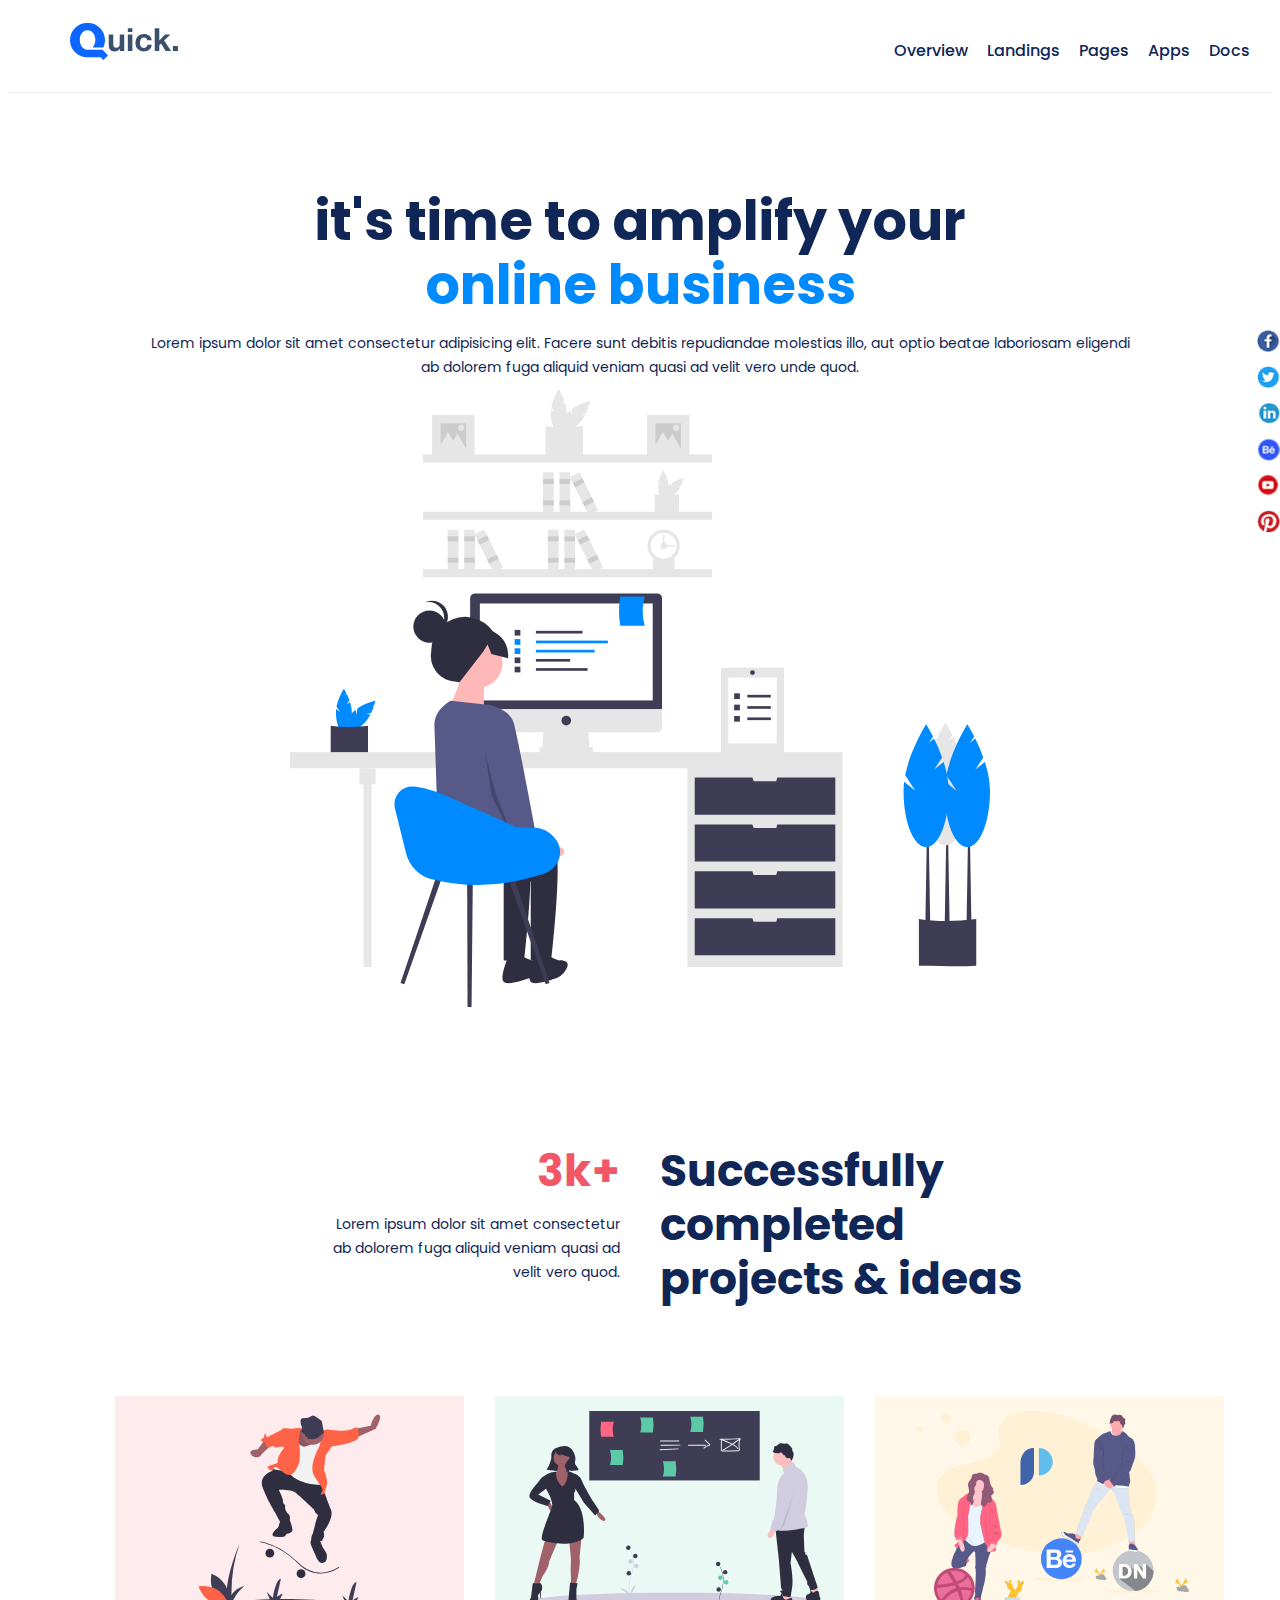
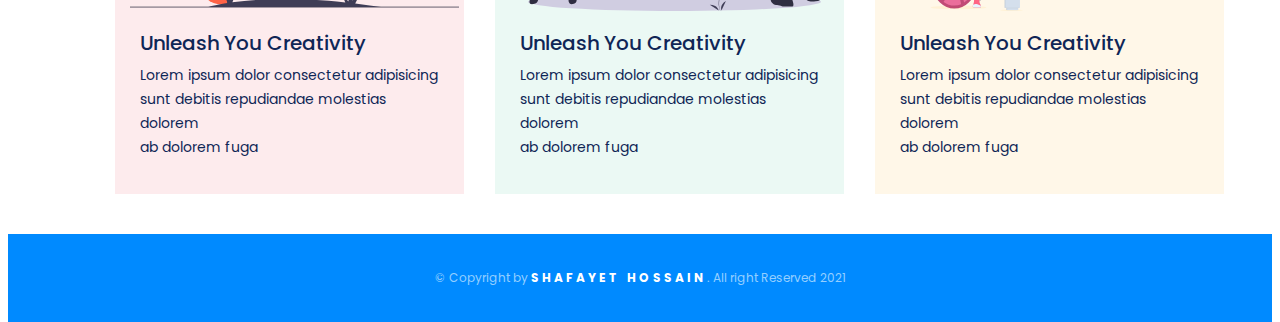
<file: index.html>
<!DOCTYPE html>
<html lang="en">
<head>
	<meta charset="UTF-8">
	<meta name="viewport" content="width=device-width, initial-scale=1.0">
	<link rel="stylesheet" href="css/style.css">
	<link href="https://fonts.googleapis.com/css2?family=Poppins:wght@100;200;300;400;500;600;700;800;900&display=swap" rel="stylesheet">
	<title>Quick | Home</title>
</head>
<body>
	<!-- Header Section Start -->
	<header class="header">
		<div class="container">
			<div class="row">
				<div class="col-6">
					<a href="index.html"> <img src="images/logo.svg" alt="">  </a>
				</div>
				<div class="col-6">
					<ul class="menu">
						<li><a href="index.html">overview</a> </li>
						<li><a href="#">Landings</a> </li>
						<li><a href="#">Pages</a> </li>
						<li><a href="#">Apps</a> </li>
						<li><a href="#">Docs</a> </li>
					</ul>
				
				</div>
			</div>
		</div>
	</header>
	<!-- Header Section End -->

	<!-- Business Section Start -->
		<section class="online-business">
			<div class="container">
				<div class="row">
					<div class="col-12">
						<h1>it's time to amplify your <br><span>online business</span> </h1>
						<p>Lorem ipsum dolor sit amet consectetur adipisicing elit. Facere sunt debitis repudiandae molestias illo, aut optio beatae laboriosam eligendi <br> ab dolorem fuga aliquid veniam quasi ad velit vero unde quod.</p>
						<img src="images/illustration-1.svg" alt="" width="700px">
						
					</div>
				</div>
					<div class="sharebutton">
						<a href="https://www.facebook.com/smshafayet/"><img src="images/facebook share button.png" alt="" class="fbs"></a>
						<a href="#"><img src="images/twitter share button.png" alt="" class="tws"></a>
						<a href="#"><img src="images/linkedin share button.png" alt="" class="lis"></a>
						<a href="#"><img src="images/behance share button.png" alt="" class="bes"></a>
						<a href="#"><img src="images/youtube share button.png" alt="" class="yts"></a>
						<a href="#"><img src="images/pinterest share button.png" alt="" class="pis"></a>
					</div>
			</div>
		</section>

	<!-- Business Section End -->

	<!-- Project Section Start -->

		<section class="project-secton">
			<div class="container">
				<div class="row">
					<div class="col-6">
						<h1 class="title">3k+</h1>
						<p class="description">Lorem ipsum dolor sit amet consectetur   <br> ab dolorem fuga aliquid veniam quasi ad <br>velit vero  quod.</p>						
					</div>
					<div class="col-6">
						<h1 class="title2" >Successfully <br>completed <br>projects & ideas </h1>
					</div>
				</div>
			</div>
		</section>

	<!-- Project Section End -->

	<!-- Creativity Section Start -->
		<section class="creativity-secton">
			<div class="container">
				<div class="row">
						<div class="col-4">
							<div class="inner-creativity">
								<div class="inner-creativity first">
									<img src="images/illustration-5.svg" alt="">
									<h4>unleash you creativity</h4>
									<p>Lorem ipsum dolor consectetur adipisicing   <br>sunt debitis repudiandae molestias dolorem<br> ab dolorem fuga</p>
								</div>
							</div>

						</div>
						<div class="col-4">
							<div class="inner-creativity">
								<div class="inner-creativity second">
									<img src="images/illustration-6.svg" alt="">
									<h4>unleash you creativity</h4>
									<p>Lorem ipsum dolor consectetur adipisicing   <br>sunt debitis repudiandae molestias dolorem<br> ab dolorem fuga</p>
								</div>
							</div>

						</div>
						<div class="col-4">
							<div class="inner-creativity">
								<div class="inner-creativity third">
									<img src="images/illustration-7.svg" alt="">
									<h4>unleash you creativity</h4>
									<p>Lorem ipsum dolor consectetur adipisicing   <br>sunt debitis repudiandae molestias dolorem<br> ab dolorem fuga</p>
								</div>
							</div>

						</div>
				</div>
			</div>
		</section> 

	<!-- Creativity Section End -->

	<!-- Footer Section Start -->
		<section class="footer-secton">
			<div class="container">
				<div class="row">
					<div class="col-12">
						<p> &copy; Copyright by <a href="#">shafayet hossain</a>. All right Reserved 2021</p>						
					</div>
				</div>
			</div>
		</section>	

	<!-- Footer Section End -->

</body>
</html>
</file>
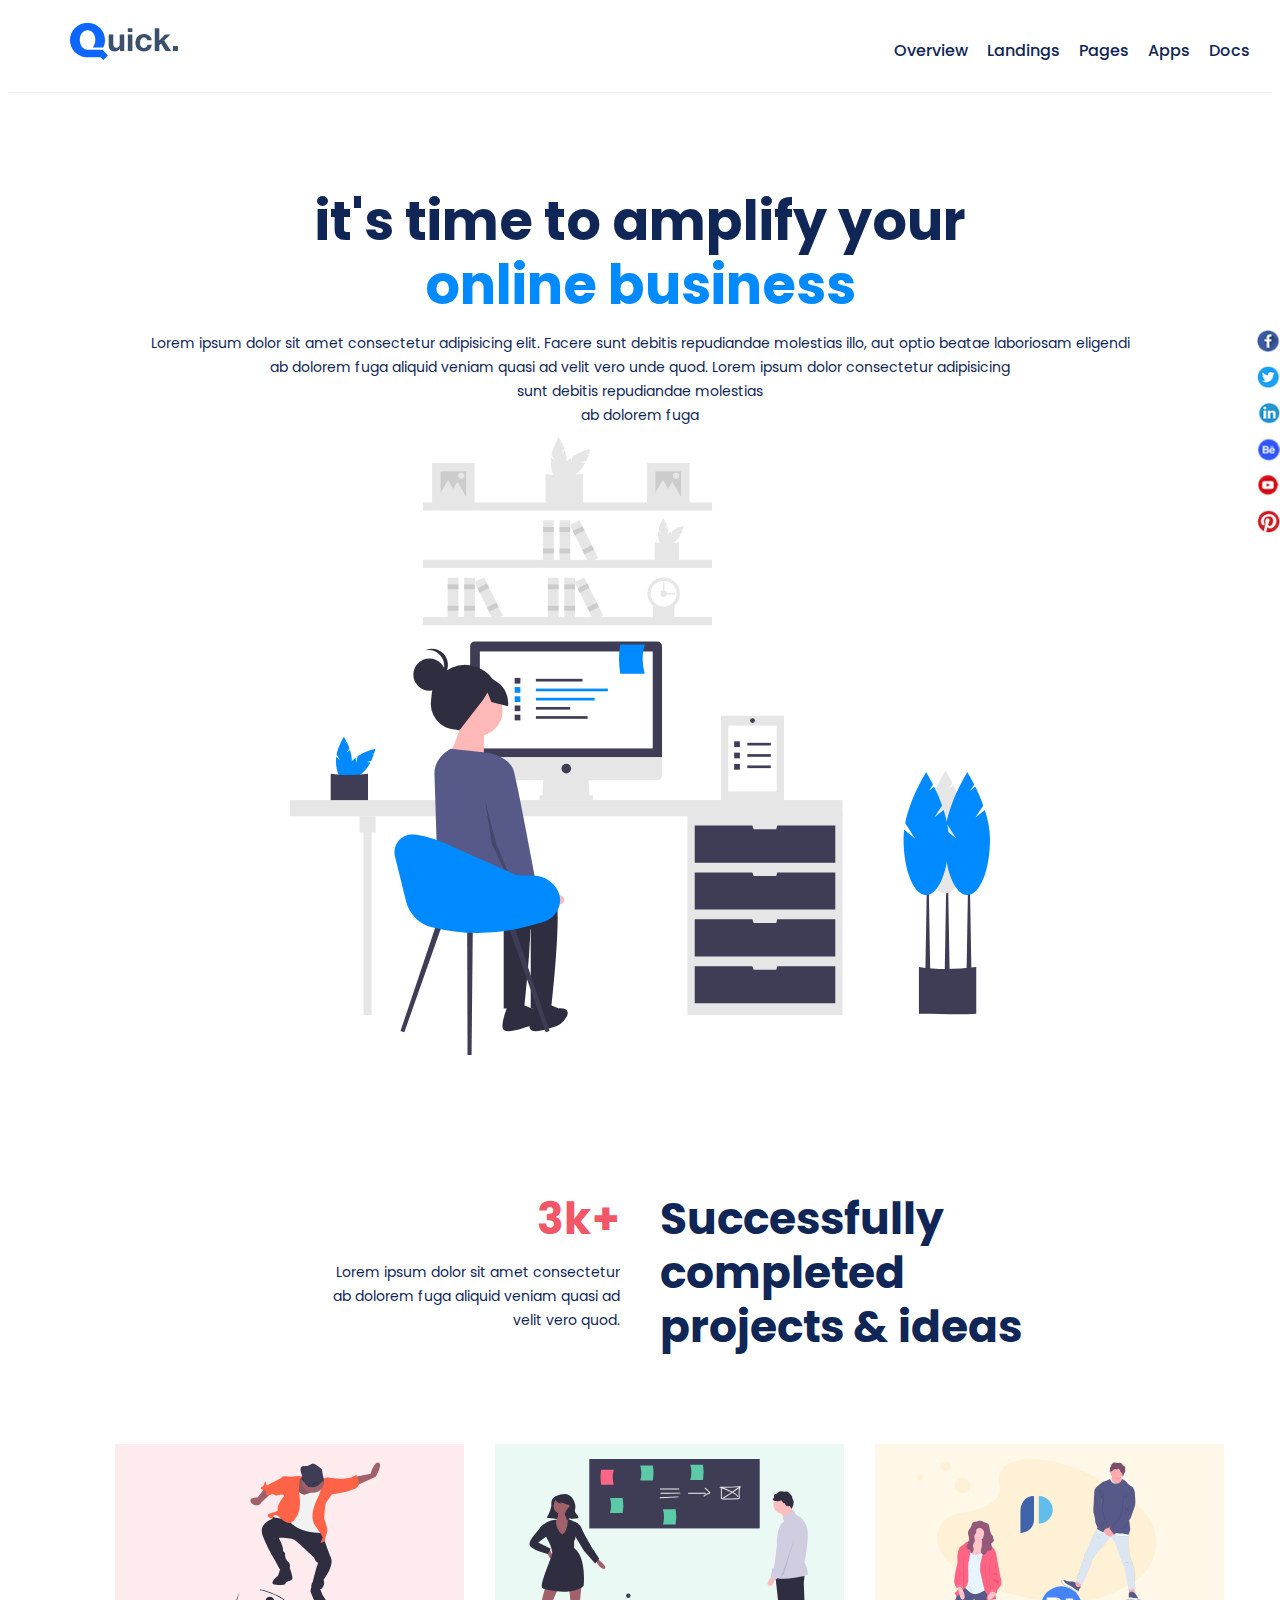
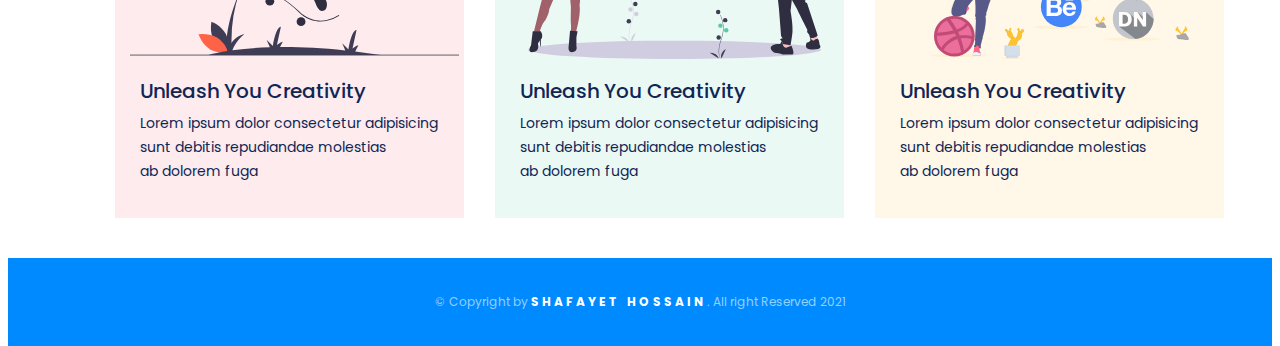
<file: apps.html>
<!DOCTYPE html>
<html lang="en">
<head>
	<meta charset="UTF-8">
	<meta name="viewport" content="width=device-width, initial-scale=1.0">
	<link rel="stylesheet" href="css/style.css">
	<link href="https://fonts.googleapis.com/css2?family=Poppins:wght@100;200;300;400;500;600;700;800;900&display=swap" rel="stylesheet">
	<title>Quick | Home</title>
</head>
<body>
	<!-- Header Section Start -->
	<header class="header">
		<div class="container">
			<div class="row">
				<div class="col-6">
					<a href="index.html"> <img src="images/logo.svg" alt="">  </a>
				</div>
				<div class="col-6">
					<ul class="menu">
						<li><a href="index.html">overview</a> </li>
						<li><a href="landings.html">Landings</a> </li>
						<li><a href="pages.html">Pages</a> </li>
						<li><a href="apps.html">Apps</a> </li>
						<li><a href="docs.html">Docs</a> </li>
					</ul>
				
				</div>
			</div>
		</div>
	</header>
	<!-- Header Section End -->

	<!-- Business Section Start -->
		<section class="online-business">
			<div class="container">
				<div class="row">
					<div class="col-12">
						<h1>it's time to amplify your <br><span>online business</span> </h1>
						<p>Lorem ipsum dolor sit amet consectetur adipisicing elit. Facere sunt debitis repudiandae molestias illo, aut optio beatae laboriosam eligendi <br> ab dolorem fuga aliquid veniam quasi ad velit vero unde quod. Lorem ipsum dolor consectetur adipisicing   <br>sunt debitis repudiandae molestias <br> ab dolorem fuga</p>
						<img src="images/illustration-1.svg" alt="" width="700px">
						
					</div>
				</div>
					<div class="sharebutton">
						<a href="https://www.facebook.com/smshafayet/"><img src="images/facebook share button.png" alt="" class="fbs"></a>
						<a href="#"><img src="images/twitter share button.png" alt="" class="tws"></a>
						<a href="#"><img src="images/linkedin share button.png" alt="" class="lis"></a>
						<a href="#"><img src="images/behance share button.png" alt="" class="bes"></a>
						<a href="#"><img src="images/youtube share button.png" alt="" class="yts"></a>
						<a href="#"><img src="images/pinterest share button.png" alt="" class="pis"></a>
					</div>
			</div>
		</section>

	<!-- Business Section End -->

	<!-- Project Section Start -->

		<section class="project-secton">
			<div class="container">
				<div class="row">
					<div class="col-6">
						<h1 class="title">3k+</h1>
						<p class="description">Lorem ipsum dolor sit amet consectetur   <br> ab dolorem fuga aliquid veniam quasi ad <br>velit vero  quod.</p>						
					</div>
					<div class="col-6">
						<h1 class="title2" >Successfully <br>completed <br>projects & ideas </h1>
					</div>
				</div>
			</div>
		</section>

	<!-- Project Section End -->

	<!-- Creativity Section Start -->
		<section class="creativity-secton">
			<div class="container">
				<div class="row">
						<div class="col-4">
							<div class="inner-creativity">
								<div class="inner-creativity first">
									<img src="images/illustration-5.svg" alt="">
									<h4>unleash you creativity</h4>
									<p>Lorem ipsum dolor consectetur adipisicing   <br>sunt debitis repudiandae molestias <br> ab dolorem fuga</p>
								</div>
							</div>

						</div>
						<div class="col-4">
							<div class="inner-creativity">
								<div class="inner-creativity second">
									<img src="images/illustration-6.svg" alt="">
									<h4>unleash you creativity</h4>
									<p>Lorem ipsum dolor consectetur adipisicing   <br>sunt debitis repudiandae molestias <br> ab dolorem fuga</p>
								</div>
							</div>

						</div>
						<div class="col-4">
							<div class="inner-creativity">
								<div class="inner-creativity third">
									<img src="images/illustration-7.svg" alt="">
									<h4>unleash you creativity</h4>
									<p>Lorem ipsum dolor consectetur adipisicing   <br>sunt debitis repudiandae molestias <br> ab dolorem fuga</p>
								</div>
							</div>

						</div>
				</div>
			</div>
		</section> 

	<!-- Creativity Section End -->

	<!-- Footer Section Start -->
		<section class="footer-secton">
			<div class="container">
				<div class="row">
					<div class="col-12">
						<p> &copy; Copyright by <a href="#">shafayet hossain</a>. All right Reserved 2021</p>						
					</div>
				</div>
			</div>
		</section>	

	<!-- Footer Section End -->

</body>
</html>
</file>
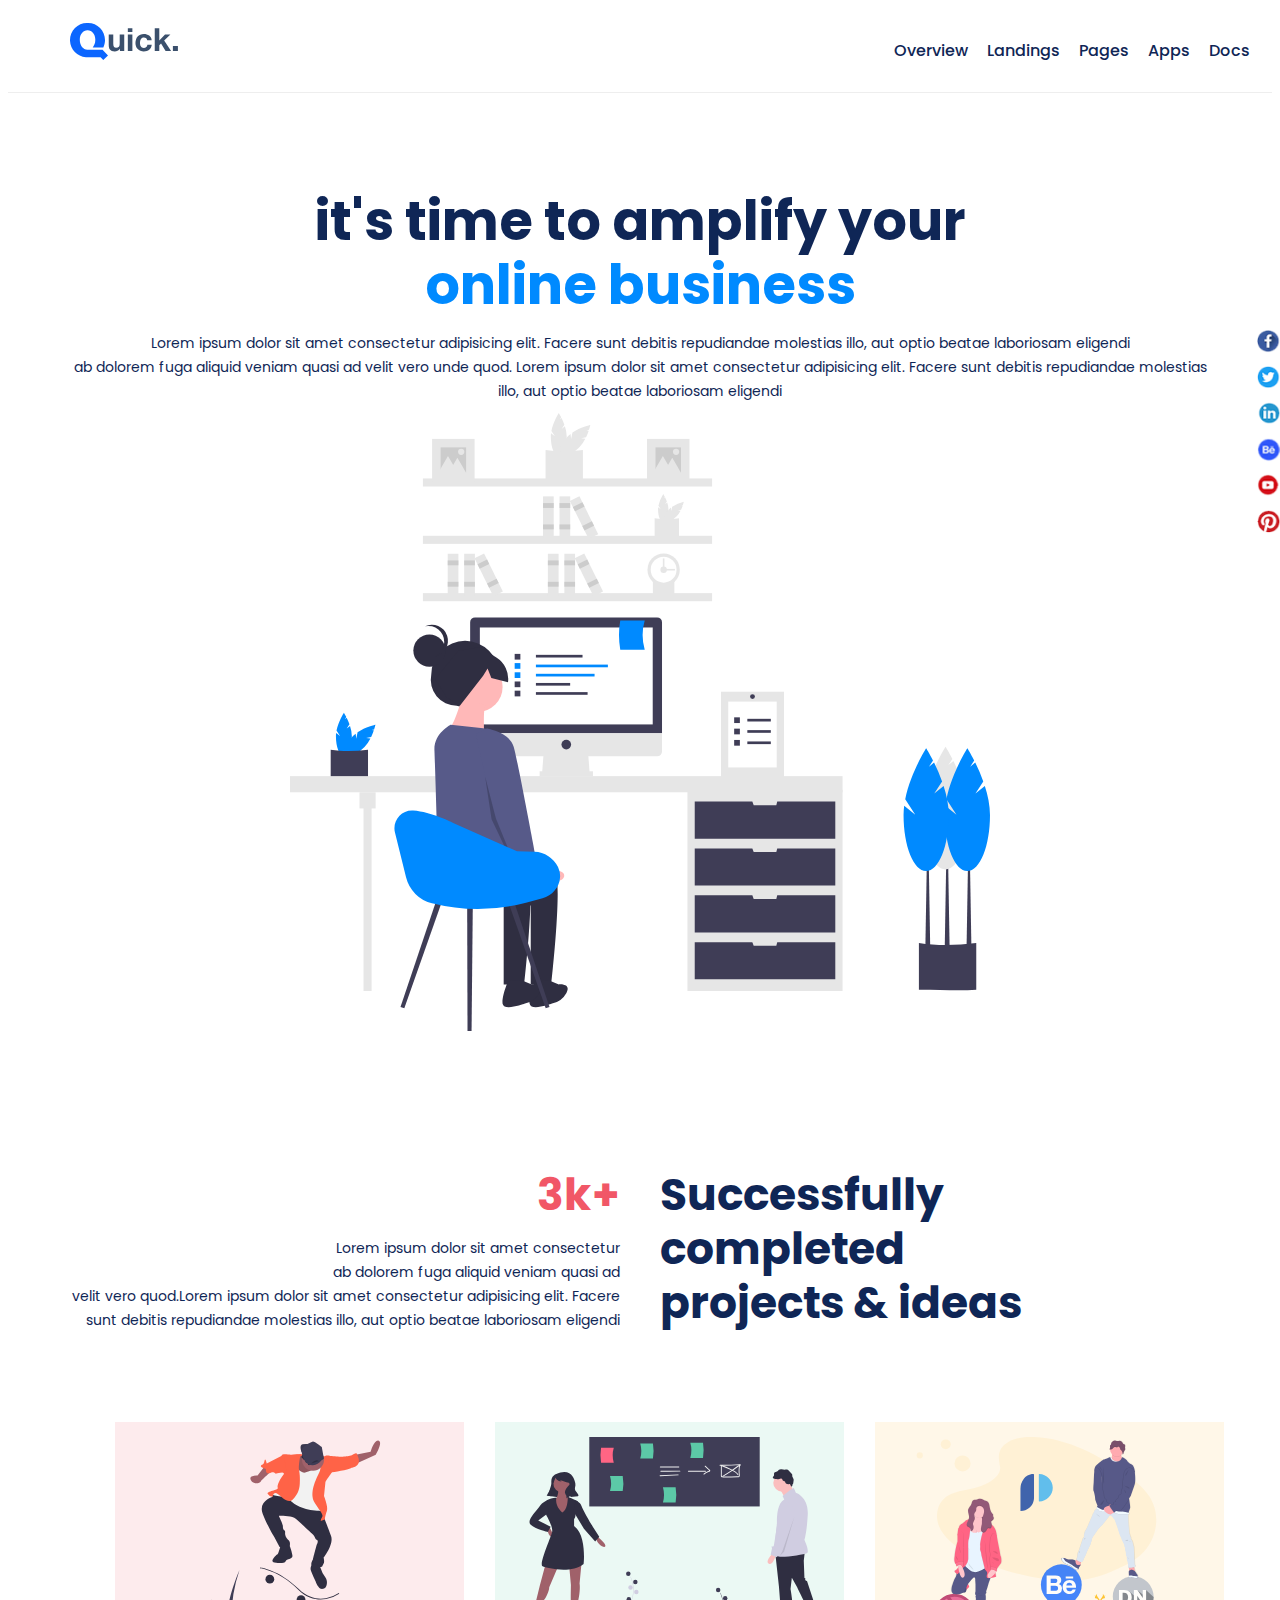
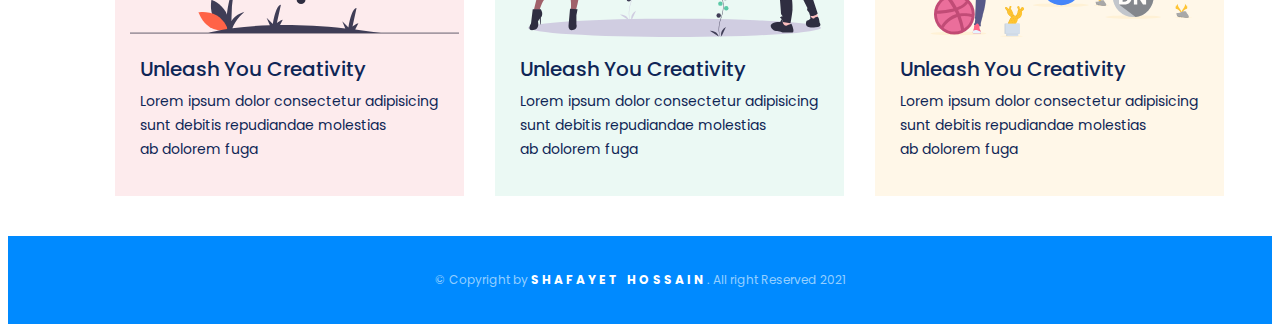
<file: docs.html>
<!DOCTYPE html>
<html lang="en">
<head>
	<meta charset="UTF-8">
	<meta name="viewport" content="width=device-width, initial-scale=1.0">
	<link rel="stylesheet" href="css/style.css">
	<link href="https://fonts.googleapis.com/css2?family=Poppins:wght@100;200;300;400;500;600;700;800;900&display=swap" rel="stylesheet">
	<title>Quick | Home</title>
</head>
<body>
	<!-- Header Section Start -->
	<header class="header">
		<div class="container">
			<div class="row">
				<div class="col-6">
					<a href="index.html"> <img src="images/logo.svg" alt="">  </a>
				</div>
				<div class="col-6">
					<ul class="menu">
						<li><a href="index.html">overview</a> </li>
						<li><a href="landings.html">Landings</a> </li>
						<li><a href="pages.html">Pages</a> </li>
						<li><a href="apps.html">Apps</a> </li>
						<li><a href="docs.html">Docs</a> </li>
					</ul>
				
				</div>
			</div>
		</div>
	</header>
	<!-- Header Section End -->

	<!-- Business Section Start -->
		<section class="online-business">
			<div class="container">
				<div class="row">
					<div class="col-12">
						<h1>it's time to amplify your <br><span>online business</span> </h1>
						<p>Lorem ipsum dolor sit amet consectetur adipisicing elit. Facere sunt debitis repudiandae molestias illo, aut optio beatae laboriosam eligendi <br> ab dolorem fuga aliquid veniam quasi ad velit vero unde quod. Lorem ipsum dolor sit amet consectetur adipisicing elit. Facere sunt debitis repudiandae molestias illo, aut optio beatae laboriosam eligendi </p>
						<img src="images/illustration-1.svg" alt="" width="700px">
						
					</div>
				</div>
					<div class="sharebutton">
						<a href="https://www.facebook.com/smshafayet/"><img src="images/facebook share button.png" alt="" class="fbs"></a>
						<a href="#"><img src="images/twitter share button.png" alt="" class="tws"></a>
						<a href="#"><img src="images/linkedin share button.png" alt="" class="lis"></a>
						<a href="#"><img src="images/behance share button.png" alt="" class="bes"></a>
						<a href="#"><img src="images/youtube share button.png" alt="" class="yts"></a>
						<a href="#"><img src="images/pinterest share button.png" alt="" class="pis"></a>
					</div>
			</div>
		</section>

	<!-- Business Section End -->

	<!-- Project Section Start -->

		<section class="project-secton">
			<div class="container">
				<div class="row">
					<div class="col-6">
						<h1 class="title">3k+</h1>
						<p class="description">Lorem ipsum dolor sit amet consectetur   <br> ab dolorem fuga aliquid veniam quasi ad <br>velit vero  quod.Lorem ipsum dolor sit amet consectetur adipisicing elit. Facere sunt debitis repudiandae molestias illo, aut optio beatae laboriosam eligendi  </p>						
					</div>
					<div class="col-6">
						<h1 class="title2" >Successfully <br>completed <br>projects & ideas </h1>
					</div>
				</div>
			</div>
		</section>

	<!-- Project Section End -->

	<!-- Creativity Section Start -->
		<section class="creativity-secton">
			<div class="container">
				<div class="row">
						<div class="col-4">
							<div class="inner-creativity">
								<div class="inner-creativity first">
									<img src="images/illustration-5.svg" alt="">
									<h4>unleash you creativity</h4>
									<p>Lorem ipsum dolor consectetur adipisicing   <br>sunt debitis repudiandae molestias <br> ab dolorem fuga</p>
								</div>
							</div>

						</div>
						<div class="col-4">
							<div class="inner-creativity">
								<div class="inner-creativity second">
									<img src="images/illustration-6.svg" alt="">
									<h4>unleash you creativity</h4>
									<p>Lorem ipsum dolor consectetur adipisicing   <br>sunt debitis repudiandae molestias <br> ab dolorem fuga</p>
								</div>
							</div>

						</div>
						<div class="col-4">
							<div class="inner-creativity">
								<div class="inner-creativity third">
									<img src="images/illustration-7.svg" alt="">
									<h4>unleash you creativity</h4>
									<p>Lorem ipsum dolor consectetur adipisicing   <br>sunt debitis repudiandae molestias <br> ab dolorem fuga</p>
								</div>
							</div>

						</div>
				</div>
			</div>
		</section> 

	<!-- Creativity Section End -->

	<!-- Footer Section Start -->
		<section class="footer-secton">
			<div class="container">
				<div class="row">
					<div class="col-12">
						<p> &copy; Copyright by <a href="#">shafayet hossain</a>. All right Reserved 2021</p>						
					</div>
				</div>
			</div>
		</section>	

	<!-- Footer Section End -->

</body>
</html>
</file>
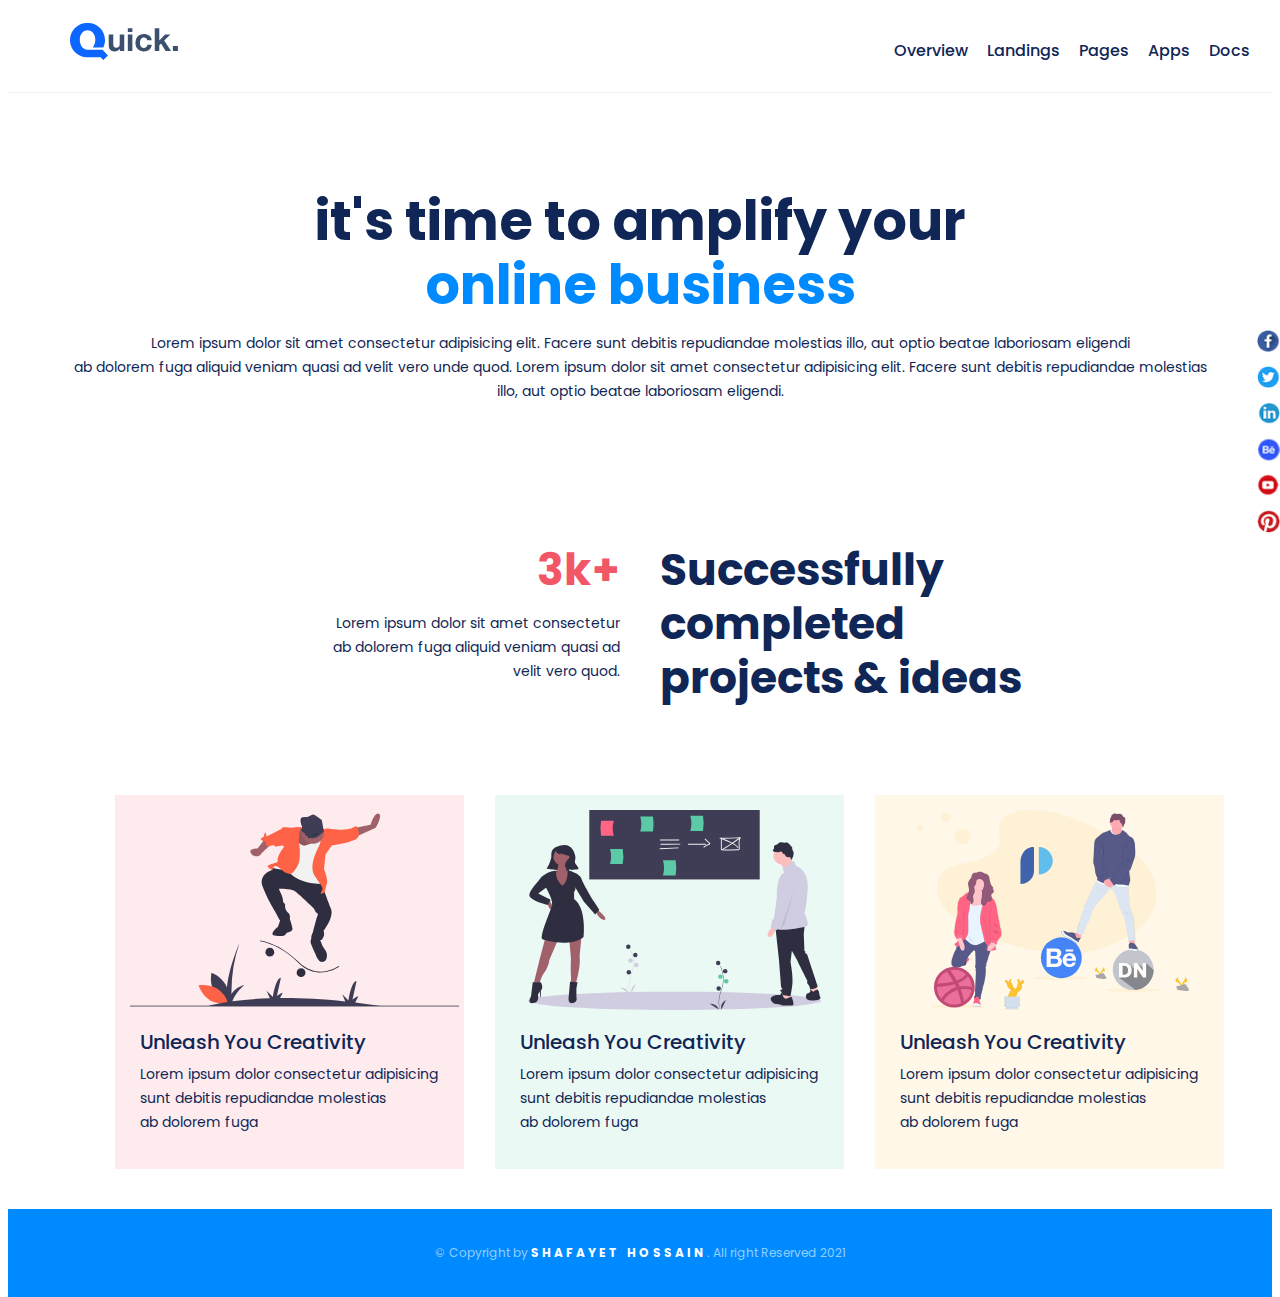
<file: landings.html>
<!DOCTYPE html>
<html lang="en">
<head>
	<meta charset="UTF-8">
	<meta name="viewport" content="width=device-width, initial-scale=1.0">
	<link rel="stylesheet" href="css/style.css">
	<link href="https://fonts.googleapis.com/css2?family=Poppins:wght@100;200;300;400;500;600;700;800;900&display=swap" rel="stylesheet">
	<title>Quick | Home</title>
</head>
<body>
	<!-- Header Section Start -->
	<header class="header">
		<div class="container">
			<div class="row">
				<div class="col-6">
					<a href="index.html"> <img src="images/logo.svg" alt="">  </a>
				</div>
				<div class="col-6">
					<ul class="menu">
						<li><a href="index.html">overview</a> </li>
						<li><a href="landings.html">Landings</a> </li>
						<li><a href="pages.html">Pages</a> </li>
						<li><a href="apps.html">Apps</a> </li>
						<li><a href="docs.html">Docs</a> </li>
					</ul>
				
				</div>
			</div>
		</div>
	</header>
	<!-- Header Section End -->

	<!-- Business Section Start -->
		<section class="online-business">
			<div class="container">
				<div class="row">
					<div class="col-12">
						<h1>it's time to amplify your <br><span>online business</span> </h1>
						<p>Lorem ipsum dolor sit amet consectetur adipisicing elit. Facere sunt debitis repudiandae molestias illo, aut optio beatae laboriosam eligendi <br> ab dolorem fuga aliquid veniam quasi ad velit vero unde quod. Lorem ipsum dolor sit amet consectetur adipisicing elit. Facere sunt debitis repudiandae molestias illo, aut optio beatae laboriosam eligendi.</p>
						
					</div>
				</div>
					<div class="sharebutton">
						<a href="https://www.facebook.com/smshafayet/"><img src="images/facebook share button.png" alt="" class="fbs"></a>
						<a href="#"><img src="images/twitter share button.png" alt="" class="tws"></a>
						<a href="#"><img src="images/linkedin share button.png" alt="" class="lis"></a>
						<a href="#"><img src="images/behance share button.png" alt="" class="bes"></a>
						<a href="#"><img src="images/youtube share button.png" alt="" class="yts"></a>
						<a href="#"><img src="images/pinterest share button.png" alt="" class="pis"></a>
					</div>
			</div>
		</section>

	<!-- Business Section End -->

	<!-- Project Section Start -->

		<section class="project-secton">
			<div class="container">
				<div class="row">
					<div class="col-6">
						<h1 class="title">3k+</h1>
						<p class="description">Lorem ipsum dolor sit amet consectetur   <br> ab dolorem fuga aliquid veniam quasi ad <br>velit vero  quod.</p>						
					</div>
					<div class="col-6">
						<h1 class="title2" >Successfully <br>completed <br>projects & ideas </h1>
					</div>
				</div>
			</div>
		</section>

	<!-- Project Section End -->

	<!-- Creativity Section Start -->
		<section class="creativity-secton">
			<div class="container">
				<div class="row">
						<div class="col-4">
							<div class="inner-creativity">
								<div class="inner-creativity first">
									<img src="images/illustration-5.svg" alt="">
									<h4>unleash you creativity</h4>
									<p>Lorem ipsum dolor consectetur adipisicing   <br>sunt debitis repudiandae molestias <br> ab dolorem fuga</p>
								</div>
							</div>

						</div>
						<div class="col-4">
							<div class="inner-creativity">
								<div class="inner-creativity second">
									<img src="images/illustration-6.svg" alt="">
									<h4>unleash you creativity</h4>
									<p>Lorem ipsum dolor consectetur adipisicing   <br>sunt debitis repudiandae molestias <br> ab dolorem fuga</p>
								</div>
							</div>

						</div>
						<div class="col-4">
							<div class="inner-creativity">
								<div class="inner-creativity third">
									<img src="images/illustration-7.svg" alt="">
									<h4>unleash you creativity</h4>
									<p>Lorem ipsum dolor consectetur adipisicing   <br>sunt debitis repudiandae molestias <br> ab dolorem fuga</p>
								</div>
							</div>

						</div>
				</div>
			</div>
		</section> 

	<!-- Creativity Section End -->

	<!-- Footer Section Start -->
		<section class="footer-secton">
			<div class="container">
				<div class="row">
					<div class="col-12">
						<p> &copy; Copyright by <a href="#">shafayet hossain</a>. All right Reserved 2021</p>						
					</div>
				</div>
			</div>
		</section>	

	<!-- Footer Section End -->

</body>
</html>
</file>
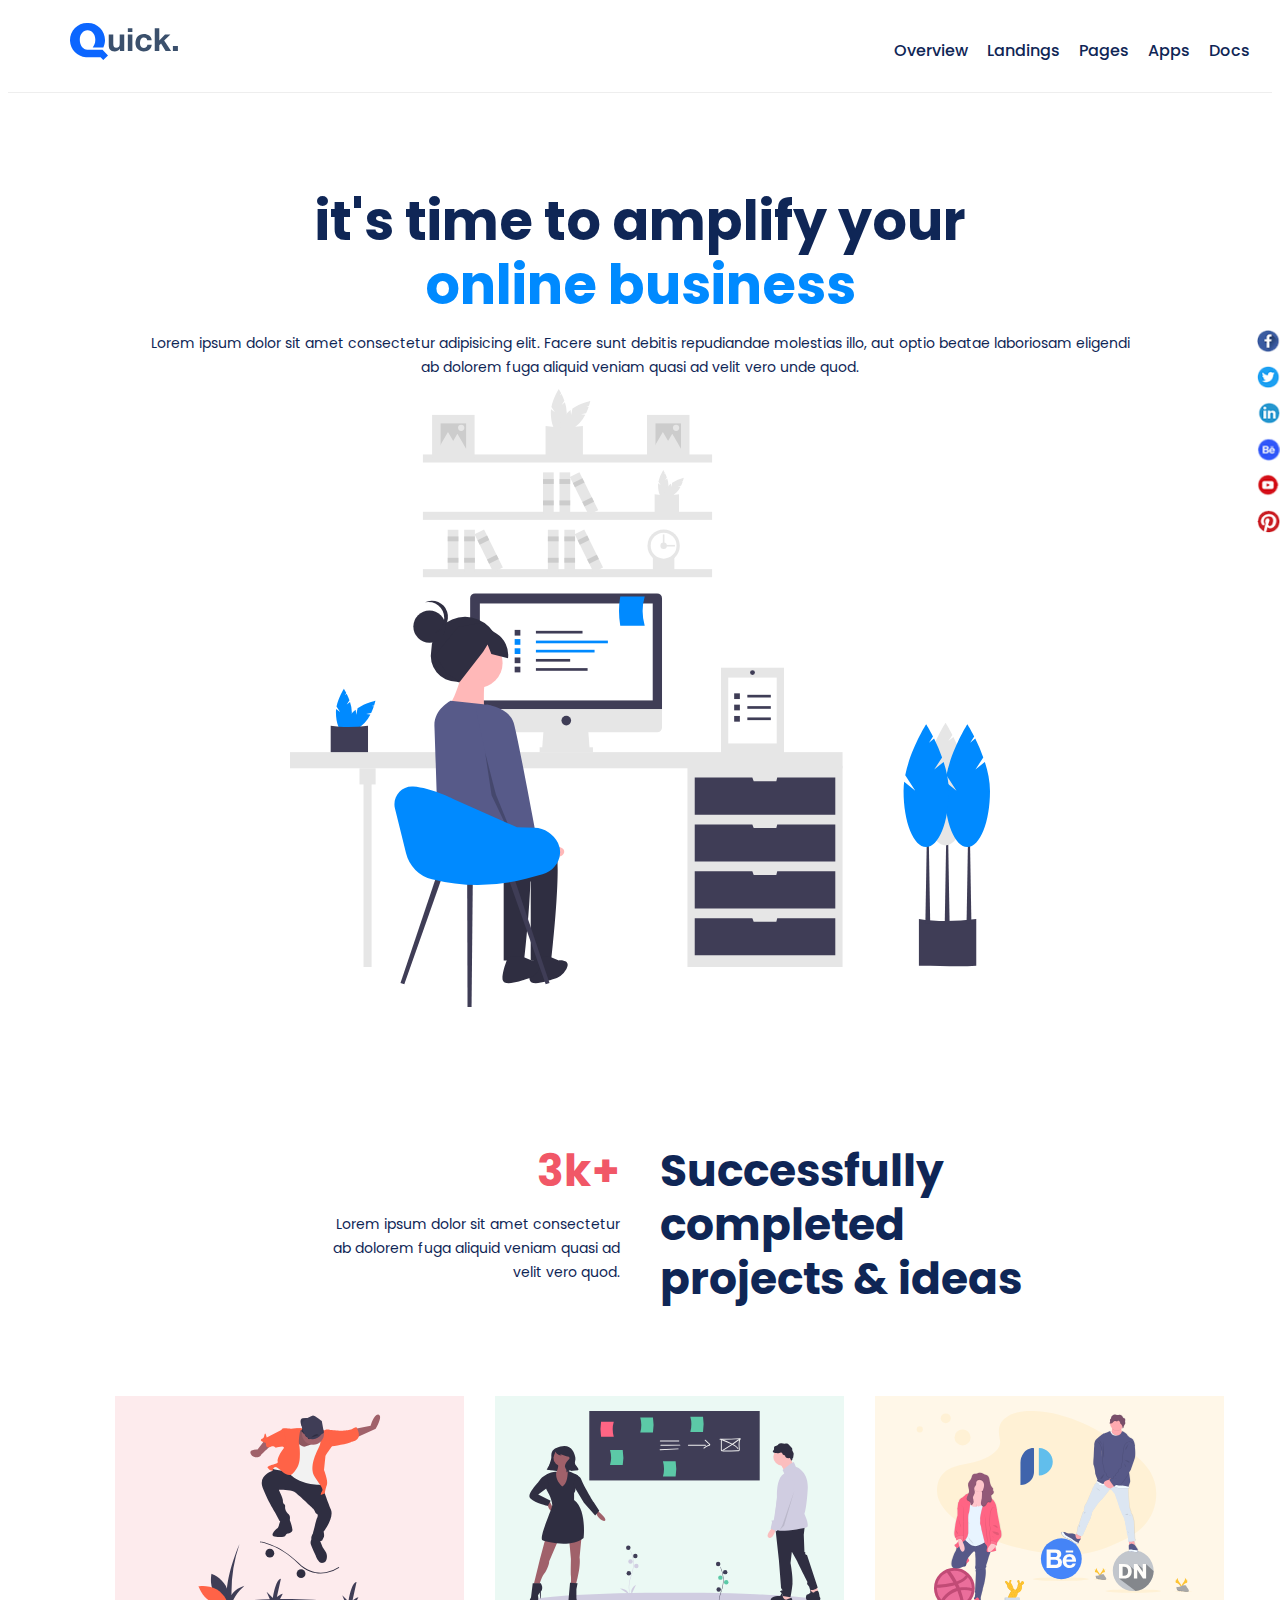
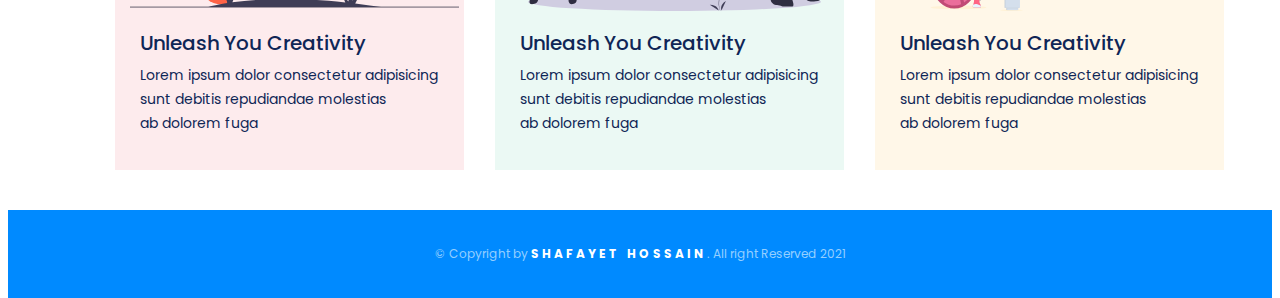
<file: pages.html>
<!DOCTYPE html>
<html lang="en">
<head>
	<meta charset="UTF-8">
	<meta name="viewport" content="width=device-width, initial-scale=1.0">
	<link rel="stylesheet" href="css/style.css">
	<link href="https://fonts.googleapis.com/css2?family=Poppins:wght@100;200;300;400;500;600;700;800;900&display=swap" rel="stylesheet">
	<title>Quick | Home</title>
</head>
<body>
	<!-- Header Section Start -->
	<header class="header">
		<div class="container">
			<div class="row">
				<div class="col-6">
					<a href="index.html"> <img src="images/logo.svg" alt="">  </a>
				</div>
				<div class="col-6">
					<ul class="menu">
						<li><a href="index.html">overview</a> </li>
						<li><a href="landings.html">Landings</a> </li>
						<li><a href="pages.html">Pages</a> </li>
						<li><a href="apps.html">Apps</a> </li>
						<li><a href="docs.html">Docs</a> </li>
					</ul>
				
				</div>
			</div>
		</div>
	</header>
	<!-- Header Section End -->

	<!-- Business Section Start -->
		<section class="online-business">
			<div class="container">
				<div class="row">
					<div class="col-12">
						<h1>it's time to amplify your <br><span>online business</span> </h1>
						<p>Lorem ipsum dolor sit amet consectetur adipisicing elit. Facere sunt debitis repudiandae molestias illo, aut optio beatae laboriosam eligendi <br> ab dolorem fuga aliquid veniam quasi ad velit vero unde quod. </p>
						<img src="images/illustration-1.svg" alt="" width="700px">
						
					</div>
				</div>
					<div class="sharebutton">
						<a href="https://www.facebook.com/smshafayet/"><img src="images/facebook share button.png" alt="" class="fbs"></a>
						<a href="#"><img src="images/twitter share button.png" alt="" class="tws"></a>
						<a href="#"><img src="images/linkedin share button.png" alt="" class="lis"></a>
						<a href="#"><img src="images/behance share button.png" alt="" class="bes"></a>
						<a href="#"><img src="images/youtube share button.png" alt="" class="yts"></a>
						<a href="#"><img src="images/pinterest share button.png" alt="" class="pis"></a>
					</div>
			</div>
		</section>

	<!-- Business Section End -->

	<!-- Project Section Start -->

		<section class="project-secton">
			<div class="container">
				<div class="row">
					<div class="col-6">
						<h1 class="title">3k+</h1>
						<p class="description">Lorem ipsum dolor sit amet consectetur   <br> ab dolorem fuga aliquid veniam quasi ad <br>velit vero  quod.</p>						
					</div>
					<div class="col-6">
						<h1 class="title2" >Successfully <br>completed <br>projects & ideas </h1>
					</div>
				</div>
			</div>
		</section>

	<!-- Project Section End -->

	<!-- Creativity Section Start -->
		<section class="creativity-secton">
			<div class="container">
				<div class="row">
						<div class="col-4">
							<div class="inner-creativity">
								<div class="inner-creativity first">
									<img src="images/illustration-5.svg" alt="">
									<h4>unleash you creativity</h4>
									<p>Lorem ipsum dolor consectetur adipisicing   <br>sunt debitis repudiandae molestias <br> ab dolorem fuga</p>
								</div>
							</div>

						</div>
						<div class="col-4">
							<div class="inner-creativity">
								<div class="inner-creativity second">
									<img src="images/illustration-6.svg" alt="">
									<h4>unleash you creativity</h4>
									<p>Lorem ipsum dolor consectetur adipisicing   <br>sunt debitis repudiandae molestias <br> ab dolorem fuga</p>
								</div>
							</div>

						</div>
						<div class="col-4">
							<div class="inner-creativity">
								<div class="inner-creativity third">
									<img src="images/illustration-7.svg" alt="">
									<h4>unleash you creativity</h4>
									<p>Lorem ipsum dolor consectetur adipisicing   <br>sunt debitis repudiandae molestias <br> ab dolorem fuga</p>
								</div>
							</div>

						</div>
				</div>
			</div>
		</section> 

	<!-- Creativity Section End -->

	<!-- Footer Section Start -->
		<section class="footer-secton">
			<div class="container">
				<div class="row">
					<div class="col-12">
						<p> &copy; Copyright by <a href="#">shafayet hossain</a>. All right Reserved 2021</p>						
					</div>
				</div>
			</div>
		</section>	

	<!-- Footer Section End -->

</body>
</html>
</file>
<file: css/style.css>
0/* here is comments */
*{
	margin: 0px;
	padding: 0px;
}
body{
	font-size: 14px;
	font-family: 'Poppins', sans-serif;
	line-height: 24px;
}
h1, h2, h3, h4, h5, h6{
font-family: 'Poppins', sans-serif;
}
a, a hover{
	text-decoration: none;
}
/*	Globel CSS Start 	*/
.container{
	width: 1140px;
	margin: 0px auto;
}
.row{
	width: 100%;
	float: left;
}
.col-4{
	width: 33.33%;
	float: left;
}
.col-6{
	width: 50%;
	float: left;
}
.col-12{
	width: 100%;
	float: left;
}
/*	Globel CSS End 	*/

.header{
	width: 100%;
	padding: 15px 0px;
	float: left;
	border-bottom: 1px solid #eee;
}
.menu{
	width: 100%;
	float: left;
	text-align: right;
}
.menu li{
	list-style: none;
	display: inline-block;
	margin-top: 2px;
}
.menu li a{
	font-size: 16px;
	font-weight: 500;
	text-transform: capitalize;
	margin: 0px 0px 0px 15px;
	color: #0F2656;
	transition: 1s;
}
.menu li a:hover, .menu li a:focus{
	color: #008AFF;
}

/*	online-business section CSS	*/

.online-business{
	width: 100%;
	float: left;
	padding: 60px 0px;
	text-align: center;
}
.online-business h1{
	font-size: 54px;
	line-height: 64px;
	font-weight: 700;
	color: #0F2656;
	margin-bottom: 10px;
}
.online-business h1 span{
	color: #008AFF;
}
.online-business p{
	font-size: 14px;
	line-height: 24px;
	font-weight: 400;
	color: #0F2656;
	margin-bottom: 10px;
}
/* Social Media Share Button CSS */
.fbs{
	width: 120px;
	position: fixed;
	top: 36%;
	right: -97px;
	cursor: pointer;
	transition: 1s;
}
.fbs:hover{
	width: 120px;
	position: fixed;
	top: 36%;
	right: -5px;
}
.tws{
	width: 120px;
	position: fixed;
	top: 40%;
	right: -97px;
	cursor: pointer;
	transition: 1s;
}
.tws:hover{
	width: 120px;
	position: fixed;
	top: 40%;
	right: -5px;
}
.lis{
	width: 120px;
	position: fixed;
	top: 44%;
	right: -97px;
	cursor: pointer;
	transition: 1s;
}
.lis:hover{
	width: 120px;
	position: fixed;
	top: 44%;
	right: -5px;
}
.bes{
	width: 120px;
	position: fixed;
	top: 48%;
	right: -97px;
	cursor: pointer;
	transition: 1s;
}
.bes:hover{
	width: 120px;
	position: fixed;
	top: 48%;
	right: -5px;
}
.yts{
	width: 120px;
	position: fixed;
	top: 52%;
	right: -97px;
	cursor: pointer;
	transition: 1s;
}
.yts:hover{
	width: 120px;
	position: fixed;
	top: 52%;
	right: -5px;
}
.pis{
	width: 120px;
	position: fixed;
	top: 56%;
	right: -97px;
	cursor: pointer;
	transition: 1s;
}
.pis:hover{
	width: 120px;
	position: fixed;
	top: 56%;
	right: -5px;
}


/*	project-secton CSS 	*/
.project-secton{
	width: 100%;
	float: left;
	padding: 40px 0px;
}
.project-secton .title{
	font-size: 44px;
	line-height: 54px;
	font-weight: 700;
	text-align: right;
	color: #F15767;
	margin-bottom: 10px;
	padding-right: 20px;
}
.project-secton .description{
	font-size: 14px;
	line-height: 24px;
	font-weight: 400;
	text-align: right;
	color: #0F2656;
	margin-bottom: 10px;
	padding-right: 20px;
}
.project-secton .title2{
	font-size: 44px;
	line-height: 54px;
	font-weight: 700;
	text-align: left;
	color: #0F2656;
	margin-bottom: 10px;
	padding-left: 20px;
}

/*	Creativity-Secton CSS 	*/

.creativity-secton{
	width: 100%;
	float: left;
	padding: 10px 5px;
}
.inner-creativity{
	width: 93%;
	margin: 10px 15px;
	float: left;
	padding: 10px;
}

.first{
	background: #FDEBED;
}
.second{
	background: #EBF9F4;
}
.third{
	background: #FFF7E8;
}

.inner-creativity img{
	width: 100%;
	height: 200px;
	padding: 5px;
}
.inner-creativity h4{
	font-size: 20px;
	line-height: 30px;
	font-weight: 500;
	text-transform: capitalize;
	color: #0F2656;
	margin: 5px 15px;
}
.inner-creativity p{
	font-size: 14px;
	line-height: 24px;
	font-weight: 400;
	color: #0F2656;
	margin: 0px 10px 25px 15px;
}

/*	Footer-Secton CSS 	*/

.footer-secton{
	width: 100%;
	float: left;
	padding: 20px 0px;
	background: #008AFF;
	text-align: center;
}
.footer-secton p{
	font-size: 12px;
	font-weight: 400;
	color: #94CFFF;
}
.footer-secton p a{
	text-transform: uppercase;
	color: #fff;
	font-weight: 700;
	letter-spacing: 3px;
}
</file>
